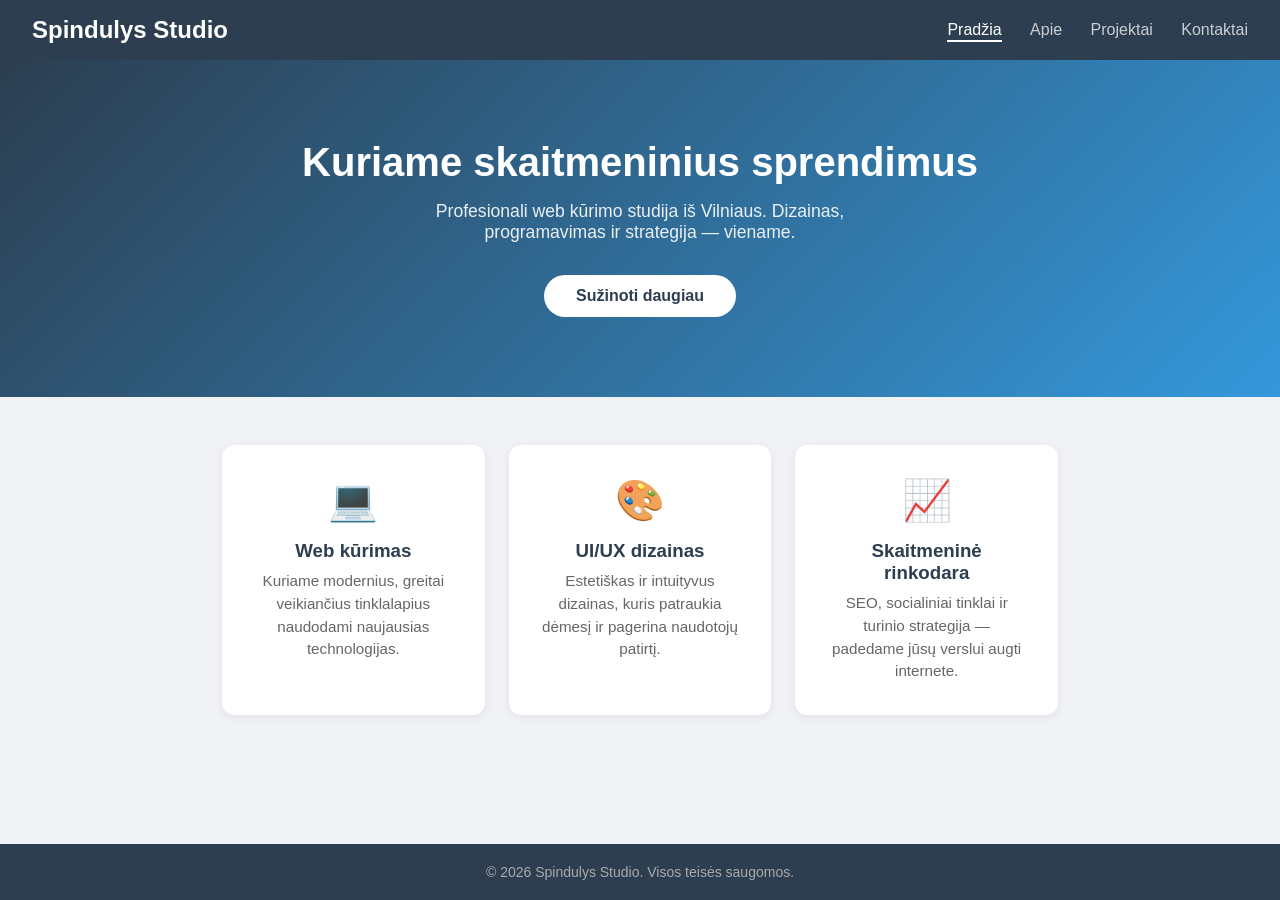
<file: index.html>
<!DOCTYPE html>
<html lang="lt">
<head>
    <meta charset="UTF-8">
    <meta name="viewport" content="width=device-width, initial-scale=1.0">
    <title>Spindulys Studio – Pradžia</title>
    <link rel="stylesheet" href="style.css">
</head>
<body>

    <header>
        <h1>Spindulys Studio</h1>
        <nav>
            <a href="index.html" class="active">Pradžia</a>
            <a href="apie.html">Apie</a>
            <a href="projektai.html">Projektai</a>
            <a href="kontaktai.html">Kontaktai</a>
        </nav>
    </header>

    <section class="hero">
        <h2>Kuriame skaitmeninius sprendimus</h2>
        <p>Profesionali web kūrimo studija iš Vilniaus. Dizainas, programavimas ir strategija — viename.</p>
        <a href="projektai.html" class="btn">Sužinoti daugiau</a>
    </section>

    <section class="cards">
        <div class="card">
            <div class="icon">💻</div>
            <h3>Web kūrimas</h3>
            <p>Kuriame modernius, greitai veikiančius tinklalapius naudodami naujausias technologijas.</p>
        </div>
        <div class="card">
            <div class="icon">🎨</div>
            <h3>UI/UX dizainas</h3>
            <p>Estetiškas ir intuityvus dizainas, kuris patraukia dėmesį ir pagerina naudotojų patirtį.</p>
        </div>
        <div class="card">
            <div class="icon">📈</div>
            <h3>Skaitmeninė rinkodara</h3>
            <p>SEO, socialiniai tinklai ir turinio strategija — padedame jūsų verslui augti internete.</p>
        </div>
    </section>

    <footer>
        <p>&copy; 2026 Spindulys Studio. Visos teisės saugomos.</p>
    </footer>

</body>
</html>
</file>
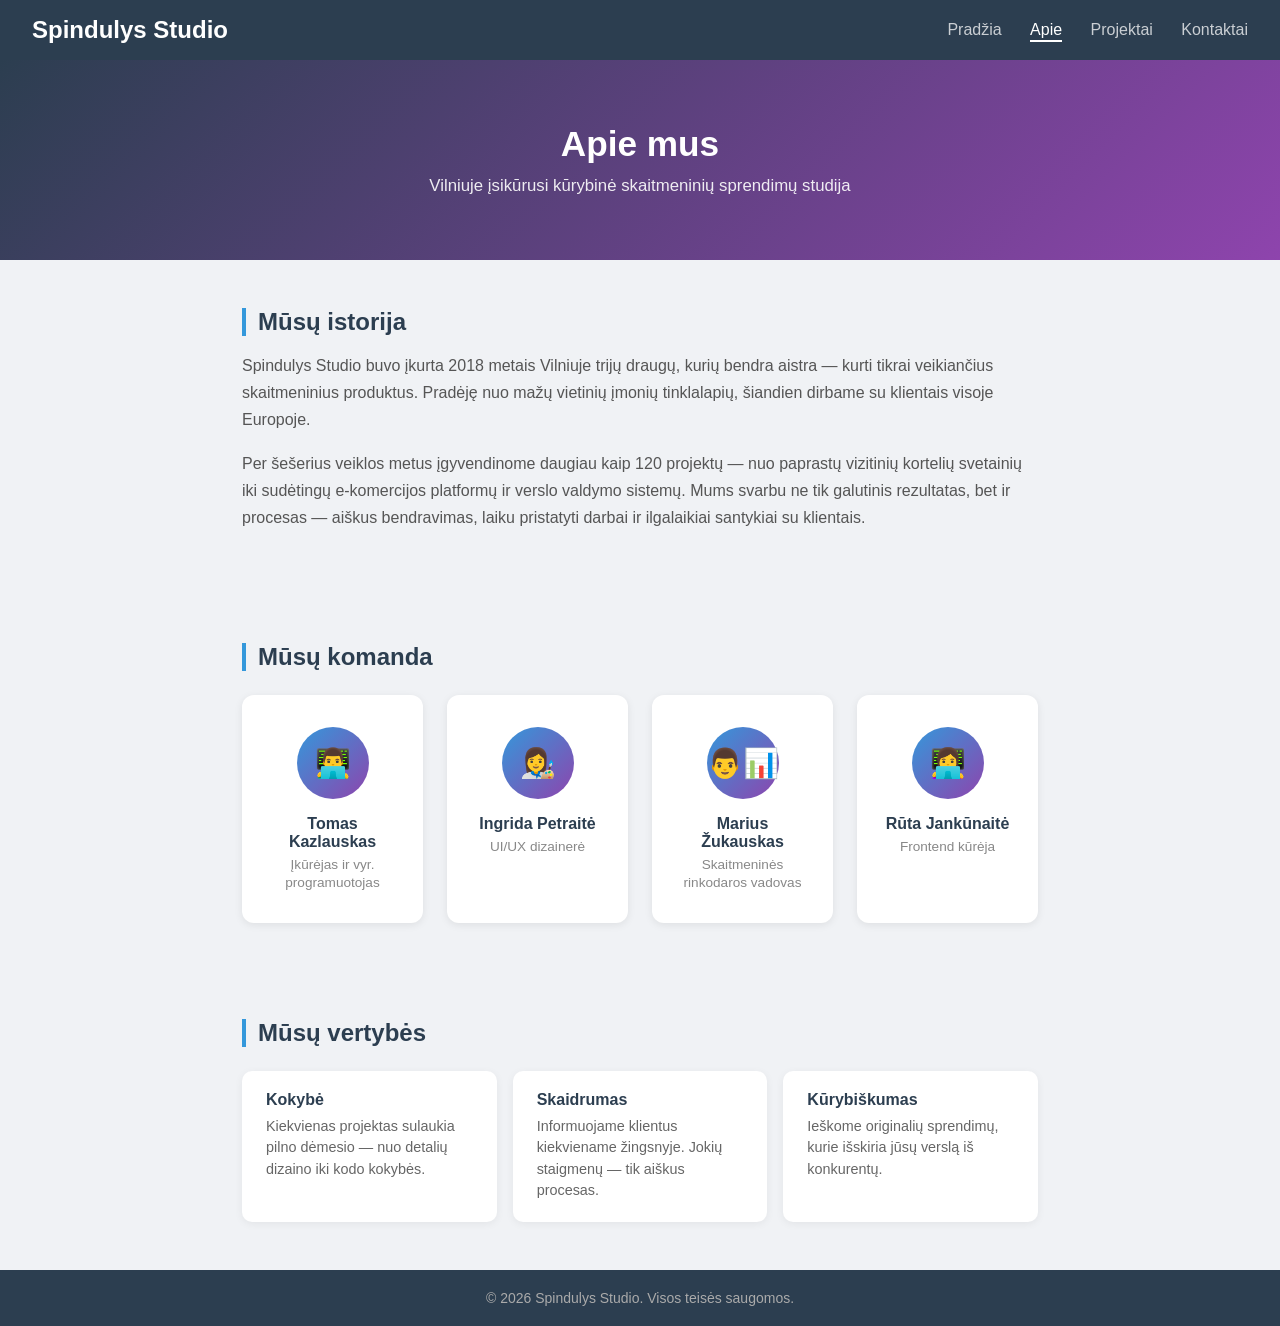
<file: apie.html>
<!DOCTYPE html>
<html lang="lt">
<head>
    <meta charset="UTF-8">
    <meta name="viewport" content="width=device-width, initial-scale=1.0">
    <title>Spindulys Studio – Apie mus</title>
    <link rel="stylesheet" href="style.css">
</head>
<body class="apie">

    <header>
        <h1>Spindulys Studio</h1>
        <nav>
            <a href="index.html">Pradžia</a>
            <a href="apie.html" class="active">Apie</a>
            <a href="projektai.html">Projektai</a>
            <a href="kontaktai.html">Kontaktai</a>
        </nav>
    </header>

    <section class="page-hero">
        <h2>Apie mus</h2>
        <p>Vilniuje įsikūrusi kūrybinė skaitmeninių sprendimų studija</p>
    </section>

    <div class="section">
        <h3>Mūsų istorija</h3>
        <p>Spindulys Studio buvo įkurta 2018 metais Vilniuje trijų draugų, kurių bendra aistra — kurti tikrai veikiančius skaitmeninius produktus. Pradėję nuo mažų vietinių įmonių tinklalapių, šiandien dirbame su klientais visoje Europoje.</p>
        <p>Per šešerius veiklos metus įgyvendinome daugiau kaip 120 projektų — nuo paprastų vizitinių kortelių svetainių iki sudėtingų e-komercijos platformų ir verslo valdymo sistemų. Mums svarbu ne tik galutinis rezultatas, bet ir procesas — aiškus bendravimas, laiku pristatyti darbai ir ilgalaikiai santykiai su klientais.</p>
    </div>

    <div class="section">
        <h3>Mūsų komanda</h3>
        <div class="team">
            <div class="member">
                <div class="avatar">👨‍💻</div>
                <h4>Tomas Kazlauskas</h4>
                <span>Įkūrėjas ir vyr. programuotojas</span>
            </div>
            <div class="member">
                <div class="avatar">👩‍🎨</div>
                <h4>Ingrida Petraitė</h4>
                <span>UI/UX dizainerė</span>
            </div>
            <div class="member">
                <div class="avatar">👨‍📊</div>
                <h4>Marius Žukauskas</h4>
                <span>Skaitmeninės rinkodaros vadovas</span>
            </div>
            <div class="member">
                <div class="avatar">👩‍💻</div>
                <h4>Rūta Jankūnaitė</h4>
                <span>Frontend kūrėja</span>
            </div>
        </div>
    </div>

    <div class="section">
        <h3>Mūsų vertybės</h3>
        <div class="values">
            <div class="value-item">
                <h4>Kokybė</h4>
                <p>Kiekvienas projektas sulaukia pilno dėmesio — nuo detalių dizaino iki kodo kokybės.</p>
            </div>
            <div class="value-item">
                <h4>Skaidrumas</h4>
                <p>Informuojame klientus kiekviename žingsnyje. Jokių staigmenų — tik aiškus procesas.</p>
            </div>
            <div class="value-item">
                <h4>Kūrybiškumas</h4>
                <p>Ieškome originalių sprendimų, kurie išskiria jūsų verslą iš konkurentų.</p>
            </div>
        </div>
    </div>

    <footer>
        <p>&copy; 2026 Spindulys Studio. Visos teisės saugomos.</p>
    </footer>

</body>
</html>
</file>
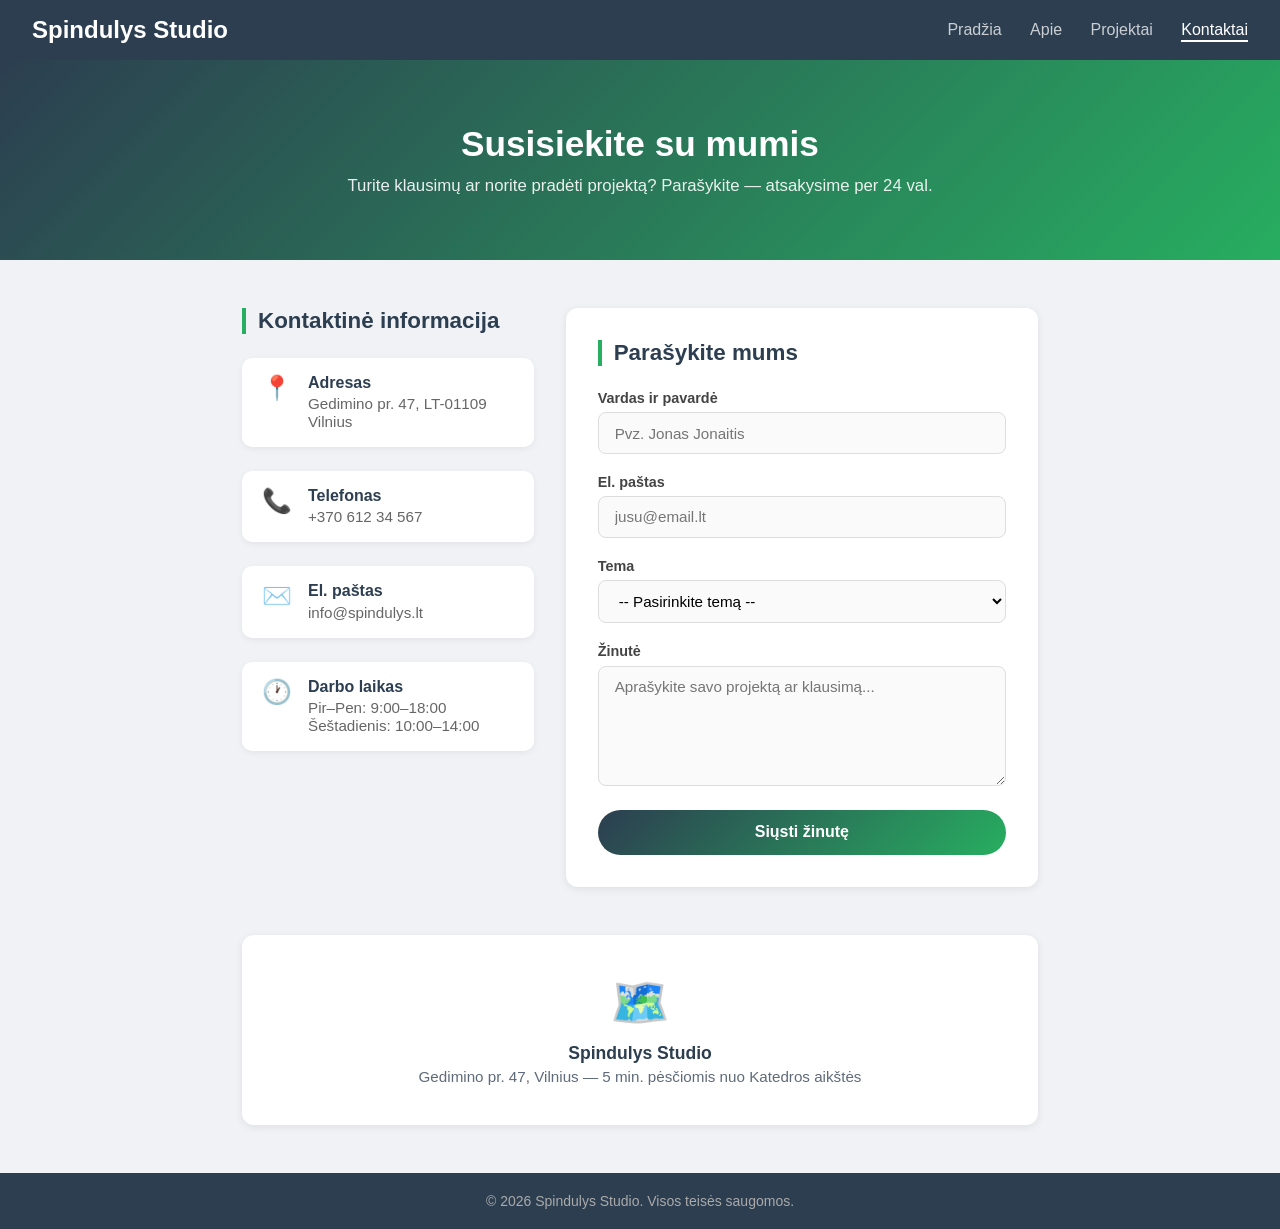
<file: kontaktai.html>
<!DOCTYPE html>
<html lang="lt">
<head>
    <meta charset="UTF-8">
    <meta name="viewport" content="width=device-width, initial-scale=1.0">
    <title>Spindulys Studio – Kontaktai</title>
    <link rel="stylesheet" href="style.css">
</head>
<body class="kontaktai">

    <header>
        <h1>Spindulys Studio</h1>
        <nav>
            <a href="index.html">Pradžia</a>
            <a href="apie.html">Apie</a>
            <a href="projektai.html">Projektai</a>
            <a href="kontaktai.html" class="active">Kontaktai</a>
        </nav>
    </header>

    <section class="page-hero">
        <h2>Susisiekite su mumis</h2>
        <p>Turite klausimų ar norite pradėti projektą? Parašykite — atsakysime per 24 val.</p>
    </section>

    <div class="contact-wrapper">

        <div class="contact-info">
            <h3>Kontaktinė informacija</h3>

            <div class="info-item">
                <div class="info-icon">📍</div>
                <div class="info-text">
                    <strong>Adresas</strong>
                    <span>Gedimino pr. 47, LT-01109 Vilnius</span>
                </div>
            </div>

            <div class="info-item">
                <div class="info-icon">📞</div>
                <div class="info-text">
                    <strong>Telefonas</strong>
                    <span>+370 612 34 567</span>
                </div>
            </div>

            <div class="info-item">
                <div class="info-icon">✉️</div>
                <div class="info-text">
                    <strong>El. paštas</strong>
                    <span>info@spindulys.lt</span>
                </div>
            </div>

            <div class="info-item">
                <div class="info-icon">🕐</div>
                <div class="info-text">
                    <strong>Darbo laikas</strong>
                    <span>Pir–Pen: 9:00–18:00<br>Šeštadienis: 10:00–14:00</span>
                </div>
            </div>
        </div>

        <div class="contact-form">
            <h3>Parašykite mums</h3>
            <form>
                <div class="form-group">
                    <label for="vardas">Vardas ir pavardė</label>
                    <input type="text" id="vardas" placeholder="Pvz. Jonas Jonaitis">
                </div>
                <div class="form-group">
                    <label for="email">El. paštas</label>
                    <input type="email" id="email" placeholder="jusu@email.lt">
                </div>
                <div class="form-group">
                    <label for="tema">Tema</label>
                    <select id="tema">
                        <option value="">-- Pasirinkite temą --</option>
                        <option>Web kūrimas</option>
                        <option>UI/UX dizainas</option>
                        <option>Skaitmeninė rinkodara</option>
                        <option>Kita</option>
                    </select>
                </div>
                <div class="form-group">
                    <label for="zinute">Žinutė</label>
                    <textarea id="zinute" placeholder="Aprašykite savo projektą ar klausimą..."></textarea>
                </div>
                <button type="submit" class="submit-btn">Siųsti žinutę</button>
            </form>
        </div>

    </div>

    <div class="map-placeholder">
        <div class="map-box">
            <div class="map-icon">🗺️</div>
            <strong>Spindulys Studio</strong>
            <p>Gedimino pr. 47, Vilnius — 5 min. pėsčiomis nuo Katedros aikštės</p>
        </div>
    </div>

    <footer>
        <p>&copy; 2026 Spindulys Studio. Visos teisės saugomos.</p>
    </footer>

</body>
</html>
</file>
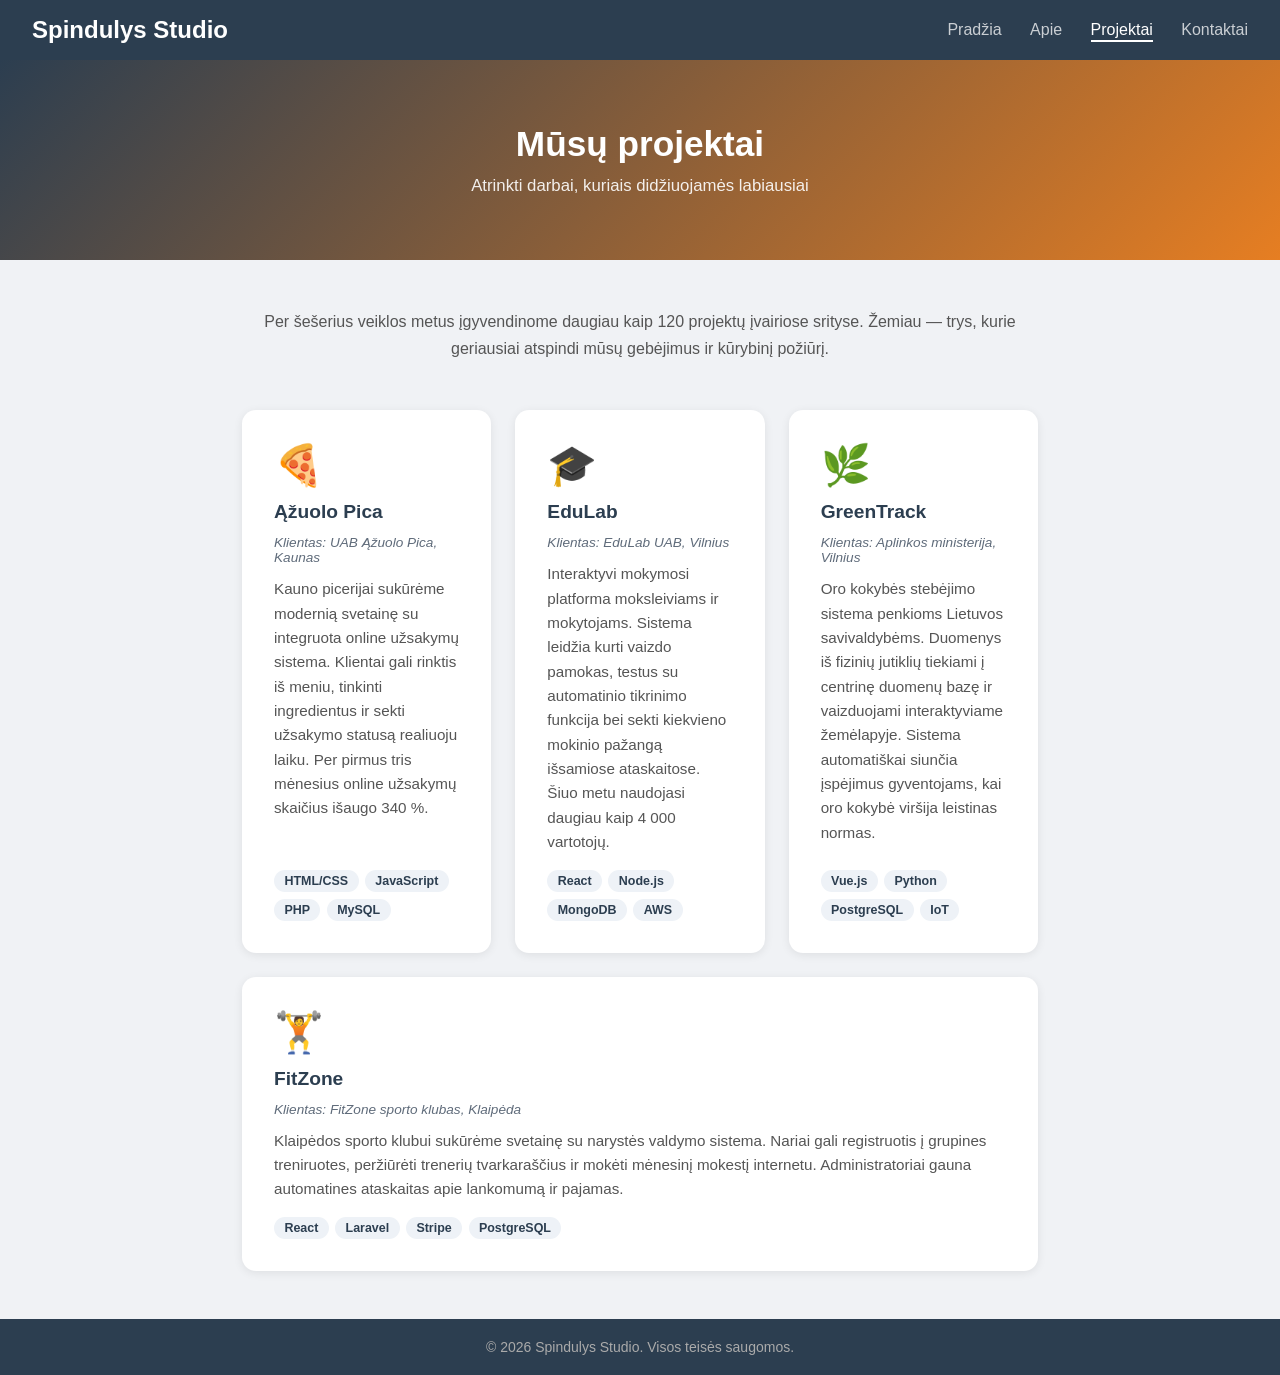
<file: projektai.html>
<!DOCTYPE html>
<html lang="lt">
<head>
    <meta charset="UTF-8">
    <meta name="viewport" content="width=device-width, initial-scale=1.0">
    <title>Spindulys Studio – Projektai</title>
    <link rel="stylesheet" href="style.css">
</head>
<body class="projektai">

    <header>
        <h1>Spindulys Studio</h1>
        <nav>
            <a href="index.html">Pradžia</a>
            <a href="apie.html">Apie</a>
            <a href="projektai.html" class="active">Projektai</a>
            <a href="kontaktai.html">Kontaktai</a>
        </nav>
    </header>

    <section class="page-hero">
        <h2>Mūsų projektai</h2>
        <p>Atrinkti darbai, kuriais didžiuojamės labiausiai</p>
    </section>

    <p class="projects-intro">
        Per šešerius veiklos metus įgyvendinome daugiau kaip 120 projektų įvairiose srityse.
        Žemiau — trys, kurie geriausiai atspindi mūsų gebėjimus ir kūrybinį požiūrį.
    </p>

    <div class="project-grid">

        <div class="project-card">
            <div class="project-icon">🍕</div>
            <h3>Ąžuolo Pica</h3>
            <span class="client">Klientas: UAB Ąžuolo Pica, Kaunas</span>
            <p>Kauno picerijai sukūrėme modernią svetainę su integruota online užsakymų sistema. Klientai gali rinktis iš meniu, tinkinti ingredientus ir sekti užsakymo statusą realiuoju laiku. Per pirmus tris mėnesius online užsakymų skaičius išaugo 340 %.</p>
            <div class="project-tags">
                <span class="tag">HTML/CSS</span>
                <span class="tag">JavaScript</span>
                <span class="tag">PHP</span>
                <span class="tag">MySQL</span>
            </div>
        </div>

        <div class="project-card">
            <div class="project-icon">🎓</div>
            <h3>EduLab</h3>
            <span class="client">Klientas: EduLab UAB, Vilnius</span>
            <p>Interaktyvi mokymosi platforma moksleiviams ir mokytojams. Sistema leidžia kurti vaizdo pamokas, testus su automatinio tikrinimo funkcija bei sekti kiekvieno mokinio pažangą išsamiose ataskaitose. Šiuo metu naudojasi daugiau kaip 4 000 vartotojų.</p>
            <div class="project-tags">
                <span class="tag">React</span>
                <span class="tag">Node.js</span>
                <span class="tag">MongoDB</span>
                <span class="tag">AWS</span>
            </div>
        </div>

        <div class="project-card">
            <div class="project-icon">🌿</div>
            <h3>GreenTrack</h3>
            <span class="client">Klientas: Aplinkos ministerija, Vilnius</span>
            <p>Oro kokybės stebėjimo sistema penkioms Lietuvos savivaldybėms. Duomenys iš fizinių jutiklių tiekiami į centrinę duomenų bazę ir vaizduojami interaktyviame žemėlapyje. Sistema automatiškai siunčia įspėjimus gyventojams, kai oro kokybė viršija leistinas normas.</p>
            <div class="project-tags">
                <span class="tag">Vue.js</span>
                <span class="tag">Python</span>
                <span class="tag">PostgreSQL</span>
                <span class="tag">IoT</span>
            </div>
        </div>

        <div class="project-card">
            <div class="project-icon">🏋️</div>
            <h3>FitZone</h3>
            <span class="client">Klientas: FitZone sporto klubas, Klaipėda</span>
            <p>Klaipėdos sporto klubui sukūrėme svetainę su narystės valdymo sistema. Nariai gali registruotis į grupines treniruotes, peržiūrėti trenerių tvarkaraščius ir mokėti mėnesinį mokestį internetu. Administratoriai gauna automatines ataskaitas apie lankomumą ir pajamas.</p>
            <div class="project-tags">
                <span class="tag">React</span>
                <span class="tag">Laravel</span>
                <span class="tag">Stripe</span>
                <span class="tag">PostgreSQL</span>
            </div>
        </div>

    </div>

    <footer>
        <p>&copy; 2026 Spindulys Studio. Visos teisės saugomos.</p>
    </footer>

</body>
</html>
</file>
<file: style.css>
/* ===== RESET ===== */
* {
    margin: 0;
    padding: 0;
    box-sizing: border-box;
}

html {
    scroll-behavior: smooth;
}

/* ===== BASE ===== */
body {
    font-family: 'Segoe UI', sans-serif;
    background: #f0f2f5;
    color: #333;
    min-height: 100vh;
    display: flex;
    flex-direction: column;
}

/* ===== HEADER ===== */
header {
    background: #2c3e50;
    color: white;
    padding: 1rem 2rem;
    display: flex;
    justify-content: space-between;
    align-items: center;
}

header h1 {
    font-size: 1.5rem;
}

nav a {
    color: white;
    text-decoration: none;
    margin-left: 1.5rem;
    opacity: 0.75;
    transition: opacity 0.2s;
}

nav a:hover,
nav a.active {
    opacity: 1;
}

nav a.active {
    border-bottom: 2px solid white;
    padding-bottom: 2px;
}

/* ===== FOOTER ===== */
footer {
    margin-top: auto;
    background: #2c3e50;
    color: #aaa;
    text-align: center;
    padding: 1.25rem;
    font-size: 0.875rem;
}

/* ===== SHARED BUTTON ===== */
.btn {
    display: inline-block;
    background: white;
    color: #2c3e50;
    border: none;
    padding: 0.75rem 2rem;
    font-size: 1rem;
    border-radius: 25px;
    cursor: pointer;
    font-weight: 600;
    text-decoration: none;
    transition: transform 0.2s, box-shadow 0.2s;
}

.btn:hover {
    transform: translateY(-2px);
    box-shadow: 0 6px 16px rgba(0, 0, 0, 0.2);
}

/* ===== PROJEKTAI – GRID ===== */
.projects-intro {
    max-width: 860px;
    margin: 3rem auto 1rem;
    padding: 0 2rem;
    width: 100%;
    text-align: center;
    color: #555;
    line-height: 1.7;
}

.project-grid {
    display: flex;
    gap: 1.5rem;
    flex-wrap: wrap;
    max-width: 860px;
    margin: 2rem auto 3rem;
    padding: 0 2rem;
    justify-content: center;
}

.project-card {
    background: white;
    border-radius: 14px;
    padding: 2rem;
    flex: 1;
    min-width: 240px;
    box-shadow: 0 2px 10px rgba(0, 0, 0, 0.08);
    display: flex;
    flex-direction: column;
    gap: 0.75rem;
}

.project-card .project-icon {
    font-size: 2.5rem;
}

.project-card h3 {
    font-size: 1.2rem;
    color: #2c3e50;
}

.project-card .client {
    font-size: 0.85rem;
    color: #5f6b7a;
    font-style: italic;
}

.project-card p {
    color: #555;
    font-size: 0.95rem;
    line-height: 1.6;
    flex: 1;
}

.project-tags {
    display: flex;
    flex-wrap: wrap;
    gap: 0.4rem;
    margin-top: 0.25rem;
}

.tag {
    background: #eef2f7;
    color: #2c3e50;
    font-size: 0.78rem;
    font-weight: 600;
    padding: 0.25rem 0.65rem;
    border-radius: 20px;
}

/* ===== INDEX – HERO ===== */
.hero {
    background: linear-gradient(135deg, #2c3e50, #3498db);
    color: white;
    text-align: center;
    padding: 5rem 2rem;
}

.hero h2 {
    font-size: 2.5rem;
    margin-bottom: 1rem;
}

.hero p {
    font-size: 1.1rem;
    opacity: 0.9;
    max-width: 500px;
    margin: 0 auto 2rem;
}

/* ===== INDEX – CARDS ===== */
.cards {
    display: flex;
    gap: 1.5rem;
    padding: 3rem 2rem;
    max-width: 900px;
    margin: 0 auto;
    flex-wrap: wrap;
    justify-content: center;
}

.card {
    background: white;
    border-radius: 12px;
    padding: 2rem;
    flex: 1;
    min-width: 220px;
    box-shadow: 0 2px 8px rgba(0, 0, 0, 0.08);
    text-align: center;
    transition: transform 0.2s, box-shadow 0.2s;
}

.card:hover {
    transform: translateY(-4px);
    box-shadow: 0 8px 20px rgba(0, 0, 0, 0.12);
}

.card .icon {
    font-size: 2.5rem;
    margin-bottom: 1rem;
}

.card h3 {
    margin-bottom: 0.5rem;
    color: #2c3e50;
}

.card p {
    color: #666;
    font-size: 0.95rem;
    line-height: 1.5;
}

/* ===== APIE & KONTAKTAI – PAGE HERO ===== */
.page-hero {
    color: white;
    text-align: center;
    padding: 4rem 2rem;
}

.page-hero h2 {
    font-size: 2.2rem;
    margin-bottom: 0.75rem;
}

.page-hero p {
    font-size: 1.05rem;
    opacity: 0.9;
}

body.apie .page-hero {
    background: linear-gradient(135deg, #2c3e50, #8e44ad);
}

body.kontaktai .page-hero {
    background: linear-gradient(135deg, #2c3e50, #27ae60);
}

body.projektai .page-hero {
    background: linear-gradient(135deg, #2c3e50, #e67e22);
}

/* ===== APIE – SECTIONS ===== */
.section {
    max-width: 860px;
    margin: 3rem auto;
    padding: 0 2rem;
    width: 100%;
}

.section h3 {
    font-size: 1.5rem;
    color: #2c3e50;
    margin-bottom: 1rem;
    border-left: 4px solid #3498db;
    padding-left: 0.75rem;
}

.section p {
    line-height: 1.7;
    color: #555;
    margin-bottom: 1rem;
}

/* ===== APIE – TEAM ===== */
.team {
    display: flex;
    gap: 1.5rem;
    flex-wrap: wrap;
    margin-top: 1.5rem;
    justify-content: center;
}

.member {
    background: white;
    border-radius: 12px;
    padding: 2rem 1.5rem;
    text-align: center;
    flex: 1;
    min-width: 180px;
    max-width: 220px;
    box-shadow: 0 2px 8px rgba(0, 0, 0, 0.08);
}

.avatar {
    width: 72px;
    height: 72px;
    border-radius: 50%;
    background: linear-gradient(135deg, #3498db, #8e44ad);
    display: flex;
    align-items: center;
    justify-content: center;
    font-size: 1.8rem;
    margin: 0 auto 1rem;
}

.member h4 {
    color: #2c3e50;
    margin-bottom: 0.25rem;
}

.member span {
    font-size: 0.85rem;
    color: #888;
}

/* ===== APIE – VALUES ===== */
.values {
    display: flex;
    gap: 1rem;
    flex-wrap: wrap;
    margin-top: 1.5rem;
}

.value-item {
    background: white;
    border-radius: 10px;
    padding: 1.25rem 1.5rem;
    flex: 1;
    min-width: 180px;
    box-shadow: 0 2px 8px rgba(0, 0, 0, 0.06);
}

.value-item h4 {
    color: #2c3e50;
    margin-bottom: 0.4rem;
}

.value-item p {
    font-size: 0.9rem;
    color: #666;
    line-height: 1.5;
    margin: 0;
}

/* ===== KONTAKTAI – LAYOUT ===== */
.contact-wrapper {
    max-width: 860px;
    margin: 3rem auto;
    padding: 0 2rem;
    width: 100%;
    display: flex;
    gap: 2rem;
    flex-wrap: wrap;
}

.contact-info {
    flex: 1;
    min-width: 240px;
}

.contact-info h3,
.contact-form h3 {
    font-size: 1.4rem;
    color: #2c3e50;
    margin-bottom: 1.5rem;
    border-left: 4px solid #27ae60;
    padding-left: 0.75rem;
}

/* ===== KONTAKTAI – INFO ITEMS ===== */
.info-item {
    display: flex;
    align-items: flex-start;
    gap: 1rem;
    margin-bottom: 1.5rem;
    background: white;
    padding: 1rem 1.25rem;
    border-radius: 10px;
    box-shadow: 0 2px 6px rgba(0, 0, 0, 0.06);
}

.info-icon {
    font-size: 1.5rem;
    flex-shrink: 0;
}

.info-text strong {
    display: block;
    color: #2c3e50;
    margin-bottom: 0.2rem;
}

.info-text span {
    color: #666;
    font-size: 0.95rem;
}

/* ===== KONTAKTAI – FORM ===== */
.contact-form {
    flex: 1.4;
    min-width: 280px;
    background: white;
    border-radius: 12px;
    padding: 2rem;
    box-shadow: 0 2px 8px rgba(0, 0, 0, 0.08);
}

.form-group {
    margin-bottom: 1.25rem;
}

.form-group label {
    display: block;
    font-size: 0.9rem;
    font-weight: 600;
    color: #444;
    margin-bottom: 0.4rem;
}

.form-group input,
.form-group textarea,
.form-group select {
    width: 100%;
    padding: 0.7rem 1rem;
    border: 1.5px solid #ddd;
    border-radius: 8px;
    font-size: 0.95rem;
    font-family: inherit;
    transition: border-color 0.2s;
    background: #fafafa;
}

.form-group input:focus,
.form-group textarea:focus,
.form-group select:focus {
    outline: none;
    border-color: #27ae60;
    background: white;
}

.form-group textarea {
    resize: vertical;
    min-height: 120px;
}

.submit-btn {
    background: linear-gradient(135deg, #2c3e50, #27ae60);
    color: white;
    border: none;
    padding: 0.85rem 2.5rem;
    font-size: 1rem;
    font-weight: 600;
    border-radius: 25px;
    cursor: pointer;
    width: 100%;
    transition: opacity 0.2s, transform 0.2s;
}

.submit-btn:hover {
    opacity: 0.9;
    transform: translateY(-1px);
}

/* ===== KONTAKTAI – MAP ===== */
.map-placeholder {
    max-width: 860px;
    margin: 0 auto 3rem;
    padding: 0 2rem;
    width: 100%;
}

.map-box {
    background: white;
    border-radius: 12px;
    padding: 2.5rem;
    text-align: center;
    box-shadow: 0 2px 8px rgba(0, 0, 0, 0.08);
    color: #5f6b7a;
}

.map-box .map-icon {
    font-size: 3rem;
    margin-bottom: 0.75rem;
}

.map-box p {
    font-size: 0.95rem;
}

.map-box strong {
    display: block;
    color: #2c3e50;
    margin-bottom: 0.25rem;
    font-size: 1.1rem;
}
</file>
